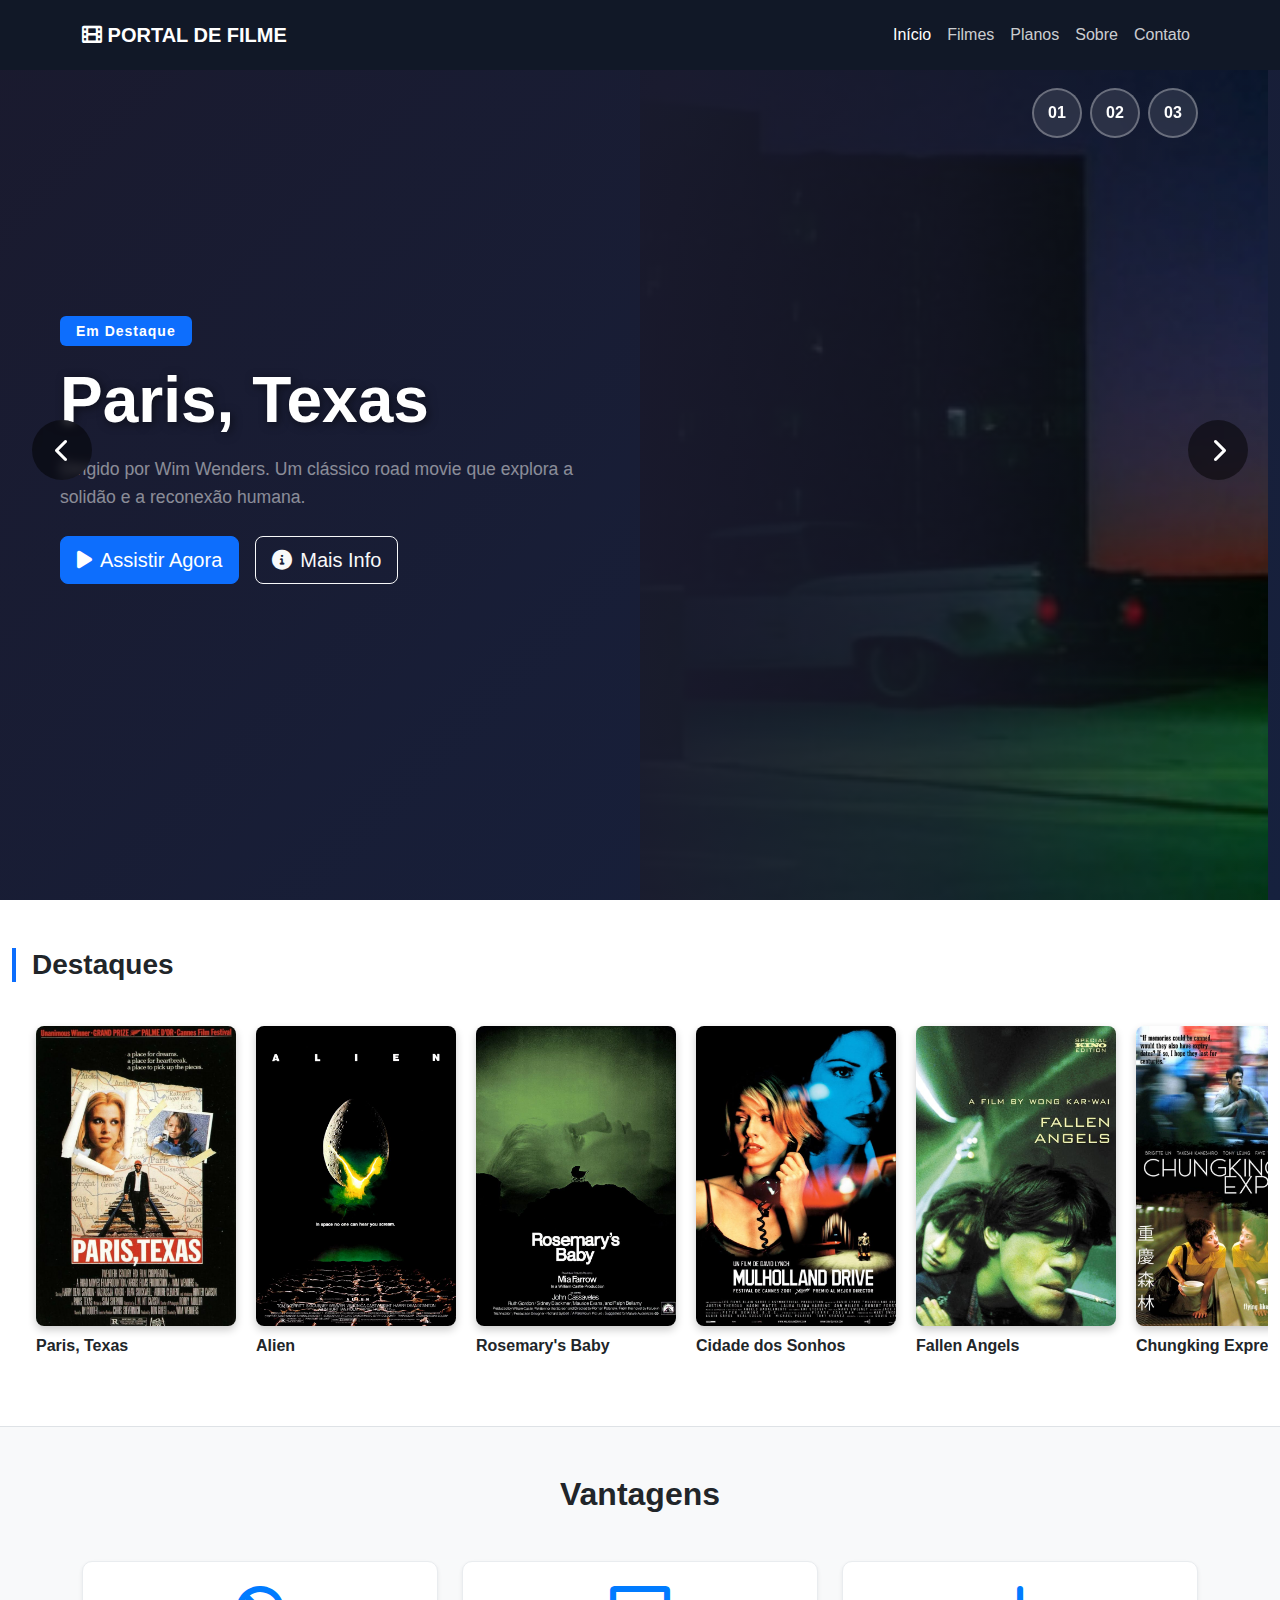
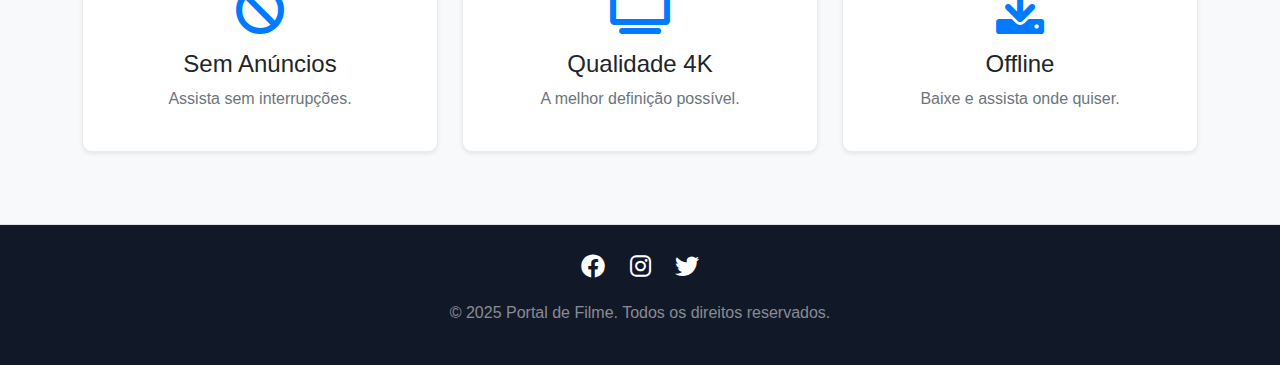
<file: index.html>
<!DOCTYPE html>
<html lang="pt-br">
<head>
    <meta charset="UTF-8">
    <meta name="viewport" content="width=device-width, initial-scale=1.0">
    <title>Portal de Filme</title>
    <link rel="stylesheet" href="vendor/bootstrap/bootstrap.min.css">
    <link rel="stylesheet" href="https://cdnjs.cloudflare.com/ajax/libs/font-awesome/6.0.0/css/all.min.css">
    <link rel="stylesheet" href="css/estilos.css">
</head>
<body>
    <nav class="navbar navbar-expand-lg navbar-dark navbar-custom fixed-top">
        <div class="container">
            <a class="navbar-brand" href="index.html">
                <i class="fas fa-film"></i> Portal de Filme
            </a>
            <button class="navbar-toggler" type="button" data-bs-toggle="collapse" data-bs-target="#navbarNav">
                <span class="navbar-toggler-icon"></span>
            </button>
            <div class="collapse navbar-collapse" id="navbarNav">
                <ul class="navbar-nav ms-auto">
                    <li class="nav-item"><a class="nav-link active" href="index.html">Início</a></li>
                    <li class="nav-item"><a class="nav-link" href="filmes.html">Filmes</a></li>
                    <li class="nav-item"><a class="nav-link" href="planos.html">Planos</a></li>
                    <li class="nav-item"><a class="nav-link" href="sobre.html">Sobre</a></li>
                    <li class="nav-item"><a class="nav-link" href="contato.html">Contato</a></li>
                </ul>
            </div>
        </div>
    </nav>

    <!-- CARROSSEL CUSTOMIZADO - NÃO É O PRESET PADRÃO -->
    <header id="heroCarousel" class="carousel slide carousel-fade" data-bs-ride="carousel" data-bs-interval="5000">
        
        <!-- Controles customizados no topo (substitui indicators padrão) -->
        <div class="carousel-custom-nav">
            <div class="container d-flex justify-content-end gap-2 py-2">
                <button class="carousel-nav-btn" type="button" data-bs-target="#heroCarousel" data-bs-slide-to="0" aria-label="Slide 1">
                    <span class="nav-number">01</span>
                </button>
                <button class="carousel-nav-btn" type="button" data-bs-target="#heroCarousel" data-bs-slide-to="1" aria-label="Slide 2">
                    <span class="nav-number">02</span>
                </button>
                <button class="carousel-nav-btn" type="button" data-bs-target="#heroCarousel" data-bs-slide-to="2" aria-label="Slide 3">
                    <span class="nav-number">03</span>
                </button>
            </div>
        </div>

        <div class="carousel-inner">
            <!-- Slide 1 - Layout Grid Customizado -->
            <div class="carousel-item active">
                <div class="container-fluid hero-custom-layout">
                    <div class="row align-items-center min-vh-100 g-0">
                        <div class="col-lg-6 order-lg-2">
                            <div class="hero-image-wrapper">
                                <img src="img/PARIS_TEXAS.jpg" class="img-fluid hero-img-custom" alt="Paris Texas">
                                <div class="hero-overlay"></div>
                            </div>
                        </div>
                        <div class="col-lg-6 order-lg-1 hero-content-custom">
                            <div class="p-5">
                                <span class="badge bg-primary mb-3">Em Destaque</span>
                                <h1 class="display-3 fw-bold text-white mb-3">Paris, Texas</h1>
                                <p class="lead text-white-50 mb-4">Dirigido por Wim Wenders. Um clássico road movie que explora a solidão e a reconexão humana.</p>
                                <div class="d-flex gap-3">
                                    <a href="filmes.html" class="btn btn-primary btn-lg">
                                        <i class="fas fa-play me-2"></i>Assistir Agora
                                    </a>
                                    <button class="btn btn-outline-light btn-lg">
                                        <i class="fas fa-info-circle me-2"></i>Mais Info
                                    </button>
                                </div>
                            </div>
                        </div>
                    </div>
                </div>
            </div>

            <!-- Slide 2 -->
            <div class="carousel-item">
                <div class="container-fluid hero-custom-layout">
                    <div class="row align-items-center min-vh-100 g-0">
                        <div class="col-lg-6 order-lg-2">
                            <div class="hero-image-wrapper">
                                <img src="img/killbillbanner.jpg" class="img-fluid hero-img-custom" alt="Kill Bill">
                                <div class="hero-overlay"></div>
                            </div>
                        </div>
                        <div class="col-lg-6 order-lg-1 hero-content-custom">
                            <div class="p-5">
                                <span class="badge bg-danger mb-3">Ação</span>
                                <h1 class="display-3 fw-bold text-white mb-3">Kill Bill</h1>
                                <p class="lead text-white-50 mb-4">A vingança serve-se fria. Uma obra-prima de Quentin Tarantino.</p>
                                <div class="d-flex gap-3">
                                    <a href="filmes.html" class="btn btn-primary btn-lg">
                                        <i class="fas fa-play me-2"></i>Assistir Agora
                                    </a>
                                    <button class="btn btn-outline-light btn-lg">
                                        <i class="fas fa-info-circle me-2"></i>Mais Info
                                    </button>
                                </div>
                            </div>
                        </div>
                    </div>
                </div>
            </div>

            <!-- Slide 3 -->
            <div class="carousel-item">
                <div class="container-fluid hero-custom-layout">
                    <div class="row align-items-center min-vh-100 g-0">
                        <div class="col-lg-6 order-lg-2">
                            <div class="hero-image-wrapper">
                                <img src="img/entergalatic.jpg" class="img-fluid hero-img-custom" alt="Entergalactic">
                                <div class="hero-overlay"></div>
                            </div>
                        </div>
                        <div class="col-lg-6 order-lg-1 hero-content-custom">
                            <div class="p-5">
                                <span class="badge bg-info mb-3">Animação</span>
                                <h1 class="display-3 fw-bold text-white mb-3">Entergalactic</h1>
                                <p class="lead text-white-50 mb-4">Uma jornada visual e musical através do amor em Nova York.</p>
                                <div class="d-flex gap-3">
                                    <a href="filmes.html" class="btn btn-primary btn-lg">
                                        <i class="fas fa-play me-2"></i>Assistir Agora
                                    </a>
                                    <button class="btn btn-outline-light btn-lg">
                                        <i class="fas fa-info-circle me-2"></i>Mais Info
                                    </button>
                                </div>
                            </div>
                        </div>
                    </div>
                </div>
            </div>
        </div>

        <!-- Controles laterais customizados -->
        <div class="carousel-controls-custom">
            <button class="carousel-control-custom prev" type="button" data-bs-target="#heroCarousel" data-bs-slide="prev">
                <i class="fas fa-chevron-left"></i>
                <span class="visually-hidden">Anterior</span>
            </button>
            <button class="carousel-control-custom next" type="button" data-bs-target="#heroCarousel" data-bs-slide="next">
                <i class="fas fa-chevron-right"></i>
                <span class="visually-hidden">Próximo</span>
            </button>
        </div>
    </header>

    <section class="container-fluid my-5">
        <h3 class="text-dark fw-bold mb-4 border-start border-4 border-primary ps-3">Destaques</h3>
        
        <div class="scroll-container px-4">
            
            <div class="movie-card">
                <img src="img/- PARIS,TEXAS -.jpg" alt="Paris Texas">
                <div class="mt-2">Paris, Texas</div>
            </div>
            <div class="movie-card">
                <img src="img/alien.jpg" alt="Alien">
                <div class="mt-2">Alien</div>
            </div>
            <div class="movie-card">
                <img src="img/ROSEMARY'S BABY (1968).jpg" alt="Rosemary's Baby">
                <div class="mt-2">Rosemary's Baby</div>
            </div>
            <div class="movie-card">
                <img src="img/Mulholland Drive - TV Movie (1999).jpg" alt="Cidade dos Sonhos">
                <div class="mt-2">Cidade dos Sonhos</div>
            </div>
            <div class="movie-card">
                <img src="img/fallen-angels.jpg" alt="Fallen Angels">
                <div class="mt-2">Fallen Angels</div>
            </div>
            
            <div class="movie-card">
                <img src="img/Chungking Express - Wong Kar Wai.jpg" alt="Chungking Express">
                <div class="mt-2">Chungking Express</div>
            </div>
        </div>
    </section>

    <section class="bg-light py-5 border-top border-bottom">
        <div class="container">
            <h2 class="text-center text-dark mb-5 fw-bold">Vantagens</h2>
            <div class="row text-center">
                <div class="col-md-4 mb-4">
                    <div class="advantage-card bg-white p-4 h-100 shadow-sm">
                        <i class="fas fa-ban fa-3x mb-3 text-primary"></i>
                        <h4 class="text-dark">Sem Anúncios</h4>
                        <p class="text-secondary">Assista sem interrupções.</p>
                    </div>
                </div>
                <div class="col-md-4 mb-4">
                    <div class="advantage-card bg-white p-4 h-100 shadow-sm">
                        <i class="fas fa-tv fa-3x mb-3 text-primary"></i>
                        <h4 class="text-dark">Qualidade 4K</h4>
                        <p class="text-secondary">A melhor definição possível.</p>
                    </div>
                </div>
                <div class="col-md-4 mb-4">
                    <div class="advantage-card bg-white p-4 h-100 shadow-sm">
                        <i class="fas fa-download fa-3x mb-3 text-primary"></i>
                        <h4 class="text-dark">Offline</h4>
                        <p class="text-secondary">Baixe e assista onde quiser.</p>
                    </div>
                </div>
            </div>
        </div>
    </section>

    <footer class="text-center py-4">
        <div class="container">
            <div class="social-icons mb-3">
                <a href="#"><i class="fab fa-facebook"></i></a>
                <a href="#"><i class="fab fa-instagram"></i></a>
                <a href="#"><i class="fab fa-twitter"></i></a>
            </div>
            <p class="text-white-50">© 2025 Portal de Filme. Todos os direitos reservados.</p>
        </div>
    </footer>

    <script src="vendor/bootstrap/bootstrap.bundle.min.js"></script>
</body>
</html>
</file>
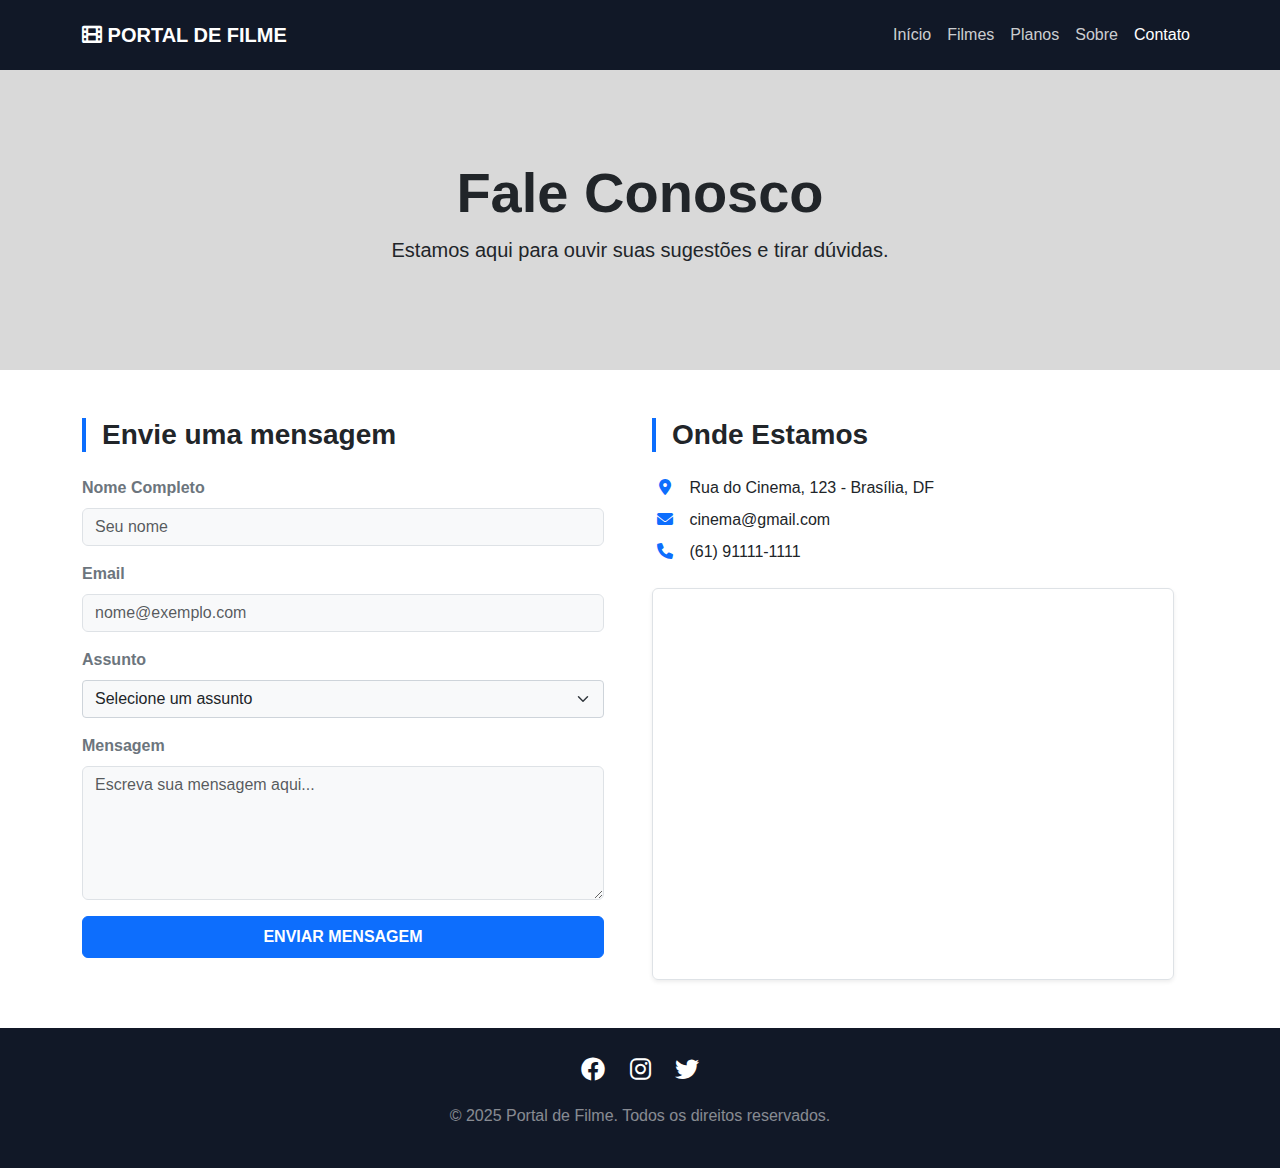
<file: contato.html>
<!DOCTYPE html>
<html lang="pt-br">
<head>
    <meta charset="UTF-8">
    <meta name="viewport" content="width=device-width, initial-scale=1.0">
    <title>Portal de Filme - Contato</title>
    <link href="https://cdn.jsdelivr.net/npm/bootstrap@5.3.0/dist/css/bootstrap.min.css" rel="stylesheet">
    <link rel="stylesheet" href="https://cdnjs.cloudflare.com/ajax/libs/font-awesome/6.0.0/css/all.min.css">
    <link rel="stylesheet" href="css/estilos.css">
</head>
<body>

    <nav class="navbar navbar-expand-lg navbar-dark navbar-custom fixed-top">
        <div class="container">
            <a class="navbar-brand" href="index.html"><i class="fas fa-film"></i> Portal de Filme</a>
            <button class="navbar-toggler" type="button" data-bs-toggle="collapse" data-bs-target="#navbarNav">
                <span class="navbar-toggler-icon"></span>
            </button>
            <div class="collapse navbar-collapse" id="navbarNav">
                <ul class="navbar-nav ms-auto">
                    <li class="nav-item"><a class="nav-link" href="index.html">Início</a></li>
                    <li class="nav-item"><a class="nav-link" href="filmes.html">Filmes</a></li>
                    <li class="nav-item"><a class="nav-link" href="planos.html">Planos</a></li>
                    <li class="nav-item"><a class="nav-link" href="sobre.html">Sobre</a></li>
                    <li class="nav-item"><a class="nav-link active" href="contato.html">Contato</a></li>
                </ul>
            </div>
        </div>
    </nav>

    <header class="page-header">
        <div class="container">
            <h1 class="display-4 fw-bold">Fale Conosco</h1>
            <p class="lead">Estamos aqui para ouvir suas sugestões e tirar dúvidas.</p>
        </div>
    </header>

    <main class="container my-5">
        <div class="row g-5">
            
            <div class="col-md-6">
                <h3 class="text-dark fw-bold mb-4 border-start border-4 border-primary ps-3">Envie uma mensagem</h3>
                <form>
                    <div class="mb-3">
                        <label for="nome" class="form-label text-secondary fw-bold">Nome Completo</label>
                        <input type="text" class="form-control bg-light" id="nome" placeholder="Seu nome">
                    </div>
                    <div class="mb-3">
                        <label for="email" class="form-label text-secondary fw-bold">Email</label>
                        <input type="email" class="form-control bg-light" id="email" placeholder="nome@exemplo.com">
                    </div>
                    <div class="mb-3">
                        <label for="assunto" class="form-label text-secondary fw-bold">Assunto</label>
                        <select class="form-select bg-light" id="assunto">
                            <option selected>Selecione um assunto</option>
                            <option value="1">Sugestão de Filme</option>
                            <option value="2">Suporte Técnico</option>
                            <option value="3">Planos e Cobrança</option>
                        </select>
                    </div>
                    <div class="mb-3">
                        <label for="mensagem" class="form-label text-secondary fw-bold">Mensagem</label>
                        <textarea class="form-control bg-light" id="mensagem" rows="5" placeholder="Escreva sua mensagem aqui..."></textarea>
                    </div>
                    <button type="submit" class="btn btn-primary w-100 py-2 fw-bold">ENVIAR MENSAGEM</button>
                </form>
            </div>

            <div class="col-md-6">
                <h3 class="text-dark fw-bold mb-4 border-start border-4 border-primary ps-3">Onde Estamos</h3>
                
                <div class="contact-info mb-4">
                    <p class="mb-2"><i class="fas fa-map-marker-alt text-primary me-2"></i> Rua do Cinema, 123 - Brasília, DF</p>
                    <p class="mb-2"><i class="fas fa-envelope text-primary me-2"></i> cinema@gmail.com</p>
                    <p class="mb-2"><i class="fas fa-phone text-primary me-2"></i> (61) 91111-1111</p>
                </div>

                <div class="ratio ratio-4x3 border rounded shadow-sm">
                    <iframe src="https://www.google.com/maps/embed?pb=!1m18!1m12!1m3!1d3833.896739972309!2d-47.93674668514168!3d-16.07086898887968!2m3!1f0!2f0!3f0!3m2!1i1024!2i768!4f13.1!3m3!1m2!1s0x935987a0c0e5a6b5%3A0x6a0c0e5a6b5a6b5!2sCidade%20Ocidental%20-%20GO!5e0!3m2!1spt-BR!2sbr!4v1620000000000!5m2!1spt-BR!2sbr" style="border:0;" allowfullscreen="" loading="lazy"></iframe>
                </div>
            </div>

        </div>
    </main>

    <footer class="text-center py-4">
        <div class="container">
            <div class="social-icons mb-3">
                <a href="#"><i class="fab fa-facebook"></i></a>
                <a href="#"><i class="fab fa-instagram"></i></a>
                <a href="#"><i class="fab fa-twitter"></i></a>
            </div>
            <p class="text-white-50">© 2025 Portal de Filme. Todos os direitos reservados.</p>
        </div>
    </footer>

    <script src="https://cdn.jsdelivr.net/npm/bootstrap@5.3.0/dist/js/bootstrap.bundle.min.js"></script>
</body>
</html>
</file>
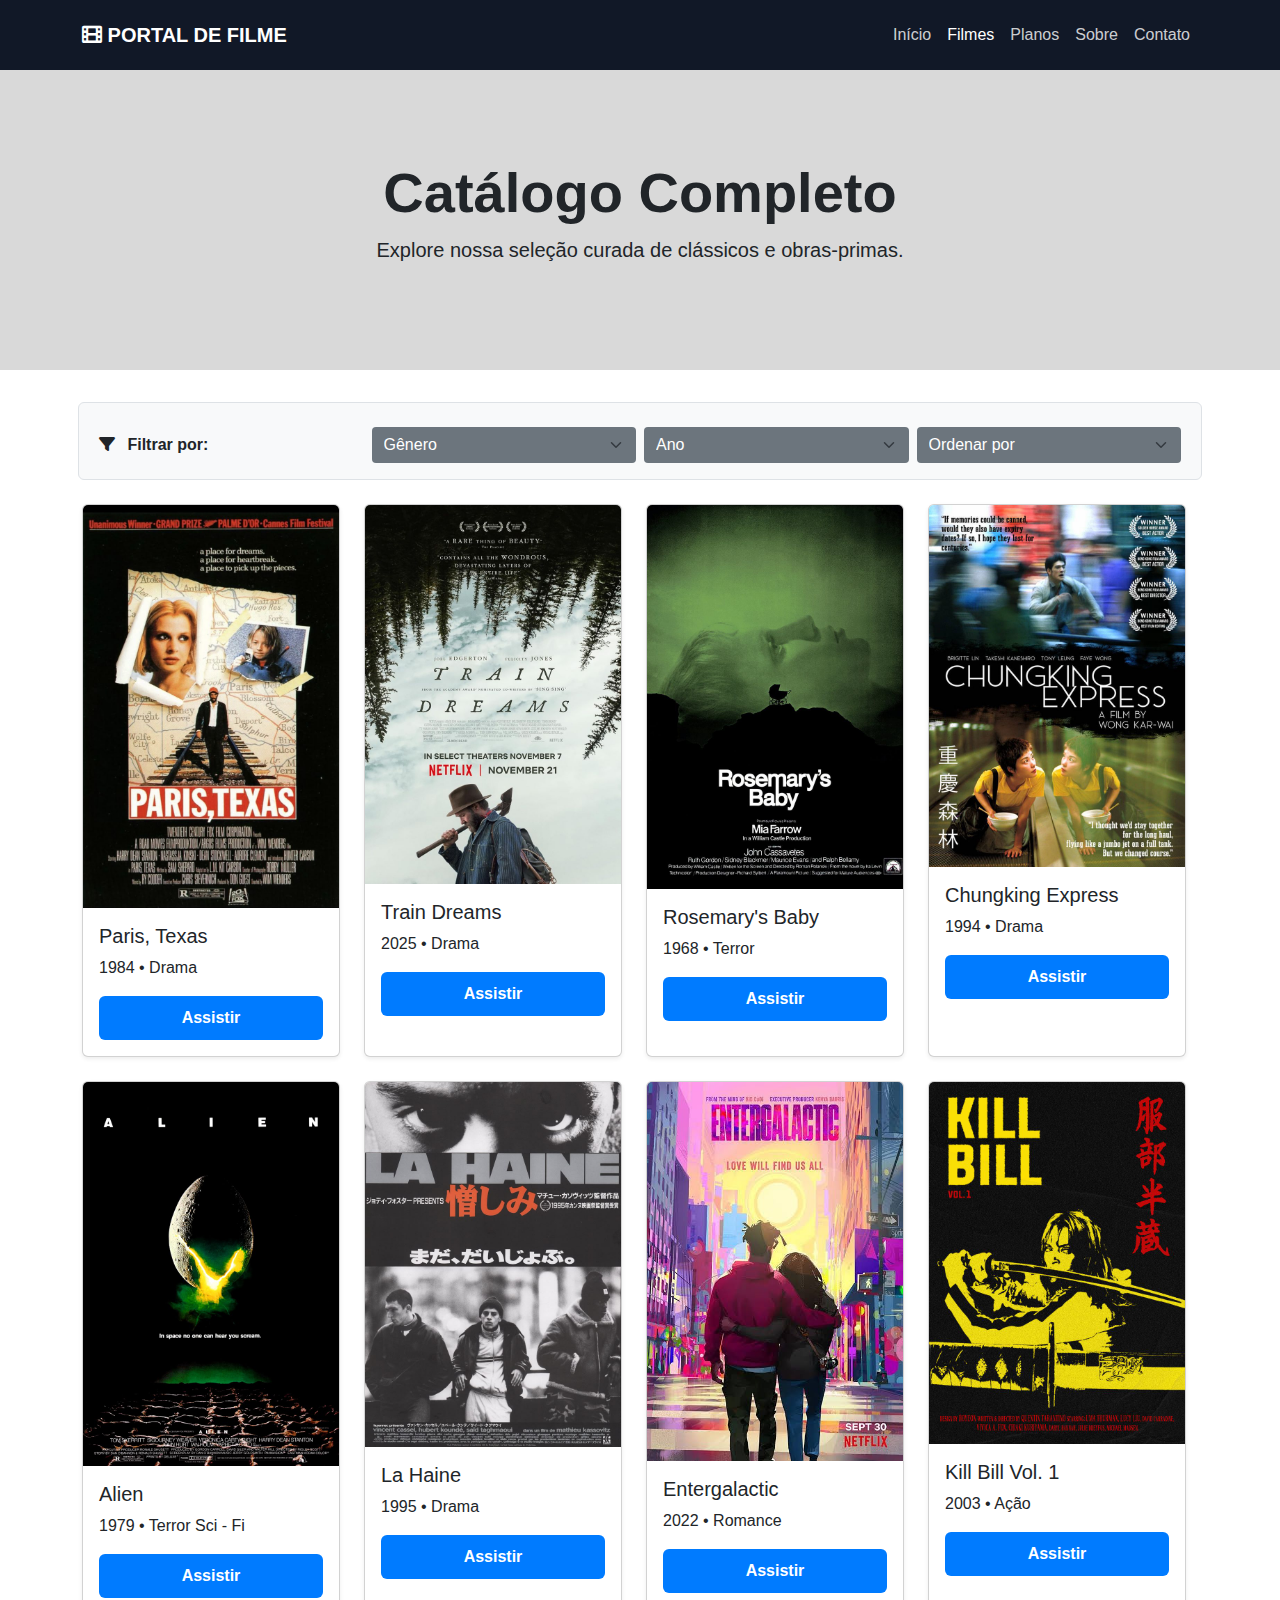
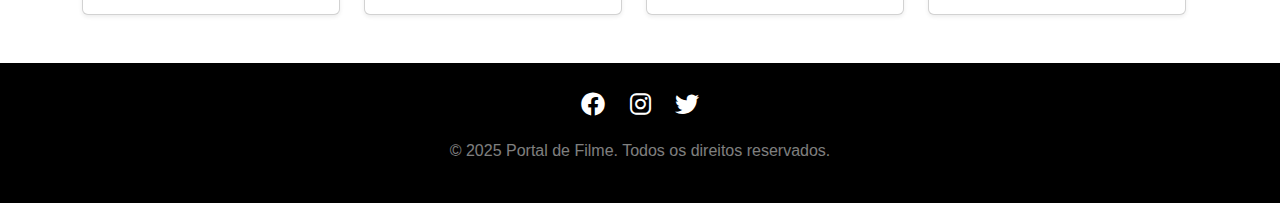
<file: filmes.html>
<!DOCTYPE html>
<html lang="pt-br">
<head>
    <meta charset="UTF-8">
    <meta name="viewport" content="width=device-width, initial-scale=1.0">
    <title>Portal de Filmes - Catálogo</title>
    <link href="https://cdn.jsdelivr.net/npm/bootstrap@5.3.0/dist/css/bootstrap.min.css" rel="stylesheet">
    <link rel="stylesheet" href="https://cdnjs.cloudflare.com/ajax/libs/font-awesome/6.0.0/css/all.min.css">
    <link rel="stylesheet" href="css/estilos.css">
</head>
<body>

    <nav class="navbar navbar-expand-lg navbar-dark navbar-custom fixed-top">
        <div class="container">
            <a class="navbar-brand" href="index.html"><i class="fas fa-film"></i> Portal de Filme</a>
            <button class="navbar-toggler" type="button" data-bs-toggle="collapse" data-bs-target="#navbarNav">
                <span class="navbar-toggler-icon"></span>
            </button>
            <div class="collapse navbar-collapse" id="navbarNav">
                <ul class="navbar-nav ms-auto">
                    <li class="nav-item"><a class="nav-link" href="index.html">Início</a></li>
                    <li class="nav-item"><a class="nav-link active" href="filmes.html">Filmes</a></li>
                    <li class="nav-item"><a class="nav-link" href="planos.html">Planos</a></li>
                    <li class="nav-item"><a class="nav-link" href="sobre.html">Sobre</a></li>
                    <li class="nav-item"><a class="nav-link" href="contato.html">Contato</a></li>
                </ul>
            </div>
        </div>
    </nav>

    <header class="page-header">
        <div class="container">
            <h1 class="display-4 fw-bold">Catálogo Completo</h1>
            <p class="lead">Explore nossa seleção curada de clássicos e obras-primas.</p>
        </div>
    </header>

    <section class="container my-4">
        <div class="row g-2 align-items-center bg-light p-3 rounded border">
            <div class="col-md-3 text-dark fw-bold">
                <i class="fas fa-filter me-2"></i> Filtrar por:
            </div>
            <div class="col-md-3">
                <select class="form-select bg-secondary text-white border-0">
                    <option selected>Gênero</option>
                    <option value="1">Drama</option>
                    <option value="2">Sci-Fi</option>
                    <option value="3">Comédia</option>
                </select>
            </div>
            <div class="col-md-3">
                <select class="form-select bg-secondary text-white border-0">
                    <option selected>Ano</option>
                    <option value="1">Anos 80</option>
                    <option value="2">Anos 90</option>
                    <option value="3">Anos 2000</option>
                </select>
            </div>
            <div class="col-md-3">
                <select class="form-select bg-secondary text-white border-0">
                    <option selected>Ordenar por</option>
                    <option value="1">Mais Recentes</option>
                    <option value="2">Mais Avaliados</option>
                    <option value="3">A-Z</option>
                </select>
            </div>
        </div>
    </section>

    <main class="container mb-5">
        <div class="row row-cols-1 row-cols-sm-2 row-cols-md-4 g-4">
            
            <div class="col">
                <div class="card h-100 shadow-sm">
                    <img src="img/- PARIS,TEXAS -.jpg" class="card-img-top" alt="Paris Texas">
                    <div class="card-body">
                        <h5 class="card-title">Paris, Texas</h5>
                        <p class="card-text">1984 • Drama</p>
                        <a href="#" class="btn btn-danger">Assistir</a>
                    </div>
                </div>
            </div>

            <div class="col">
                <div class="card h-100 shadow-sm">
                    <img src="img/Train Dreams (2025) ⭐ 7_6 | Drama.jpg" class="card-img-top" alt="Train Dreams">
                    <div class="card-body">
                        <h5 class="card-title">Train Dreams</h5>
                        <p class="card-text">2025 • Drama</p>
                        <a href="#" class="btn btn-danger">Assistir</a>
                    </div>
                </div>
            </div>

            <div class="col">
                <div class="card h-100 shadow-sm">
                    <img src="img/ROSEMARY'S BABY (1968).jpg" class="card-img-top" alt="rosemary's baby">
                    <div class="card-body">
                        <h5 class="card-title">Rosemary's Baby</h5>
                        <p class="card-text">1968 • Terror</p>
                        <a href="#" class="btn btn-danger">Assistir</a>
                    </div>
                </div>
            </div>

            <div class="col">
                <div class="card h-100 shadow-sm">
                    <img src="img/Chungking Express - Wong Kar Wai.jpg" class="card-img-top" alt="Chungking Express">
                    <div class="card-body">
                        <h5 class="card-title">Chungking Express</h5>
                        <p class="card-text">1994 • Drama</p>
                        <a href="#" class="btn btn-danger">Assistir</a>
                    </div>
                </div>
            </div>

            <div class="col">
                <div class="card h-100 shadow-sm">
                    <img src="img/alien.jpg" class="card-img-top" alt="Alien">
                    <div class="card-body">
                        <h5 class="card-title">Alien</h5>
                        <p class="card-text">1979 • Terror Sci - Fi</p>
                        <a href="#" class="btn btn-danger">Assistir</a>
                    </div>
                </div>
            </div>

            <div class="col">
                <div class="card h-100 shadow-sm">
                    <img src="img/La Haine 1995 Japanischer B5 Chirashi Flyer.jpg" class="card-img-top" alt="La Haine">
                    <div class="card-body">
                        <h5 class="card-title">La Haine</h5>
                        <p class="card-text">1995 • Drama</p>
                        <a href="#" class="btn btn-danger">Assistir</a>
                    </div>
                </div>
            </div>

            <div class="col">
                <div class="card h-100 shadow-sm">
                    <img src="img/entergalactic-poster.jpg" class="card-img-top" alt="Entergalactic">
                    <div class="card-body">
                        <h5 class="card-title">Entergalactic</h5>
                        <p class="card-text">2022 • Romance</p>
                        <a href="#" class="btn btn-danger">Assistir</a>
                    </div>
                </div>
            </div>

            <div class="col">
                <div class="card h-100 shadow-sm">
                    <img src="img/kill bill vol 1| ig @miltn_png.jpg" class="card-img-top" alt="Kill Bill">
                    <div class="card-body">
                        <h5 class="card-title">Kill Bill Vol. 1</h5>
                        <p class="card-text">2003 • Ação</p>
                        <a href="#" class="btn btn-danger">Assistir</a>
                    </div>
                </div>
            </div>

        </div>
    </main>

    <footer class="text-center bg-black py-4">
        <div class="container">
            <div class="social-icons mb-3">
                <a href="#"><i class="fab fa-facebook"></i></a>
                <a href="#"><i class="fab fa-instagram"></i></a>
                <a href="#"><i class="fab fa-twitter"></i></a>
            </div>
            <p class="text-white-50">© 2025 Portal de Filme. Todos os direitos reservados.</p>
        </div>
    </footer>

    <script src="https://cdn.jsdelivr.net/npm/bootstrap@5.3.0/dist/js/bootstrap.bundle.min.js"></script>
</body>
</html>
</file>
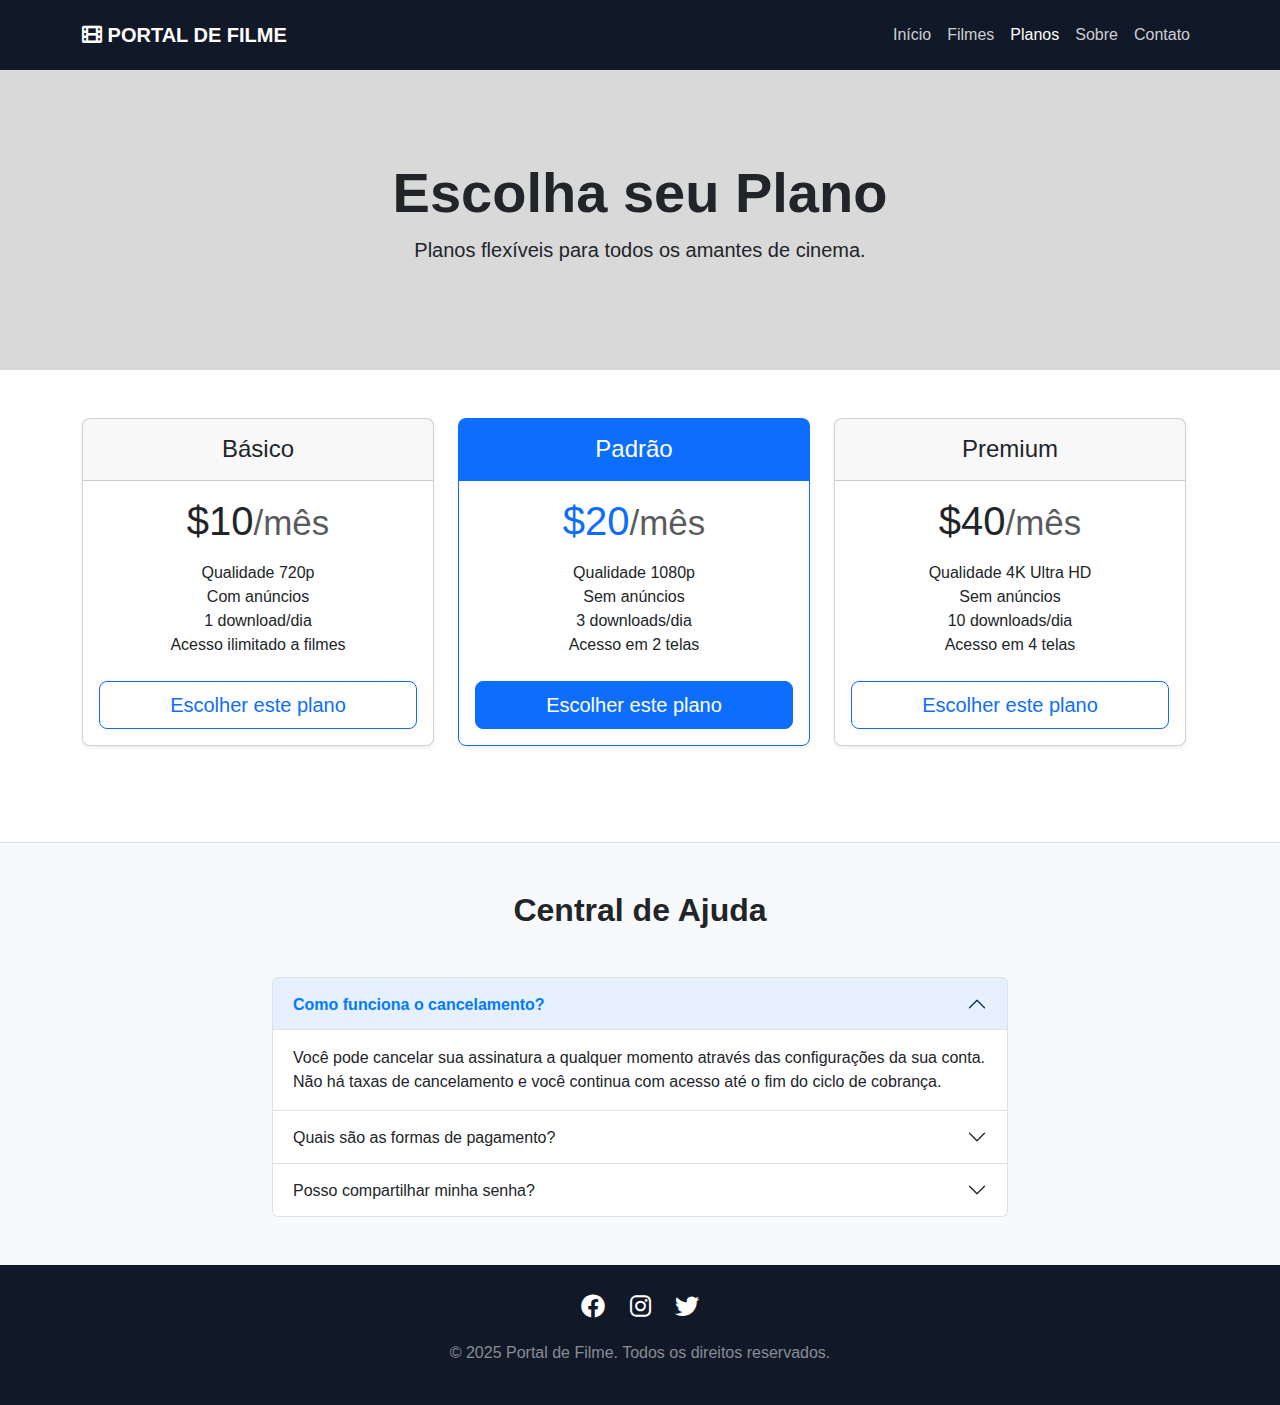
<file: planos.html>
<!DOCTYPE html>
<html lang="pt-br">
<head>
    <meta charset="UTF-8">
    <meta name="viewport" content="width=device-width, initial-scale=1.0">
    <title>Portal de Filme - Planos</title>
    <link rel="stylesheet" href="vendor/bootstrap/bootstrap.min.css">
    <link rel="stylesheet" href="https://cdnjs.cloudflare.com/ajax/libs/font-awesome/6.0.0/css/all.min.css">
    <link rel="stylesheet" href="css/estilos.css">
</head>
<body>

    <nav class="navbar navbar-expand-lg navbar-dark navbar-custom fixed-top">
        <div class="container">
            <a class="navbar-brand" href="index.html"><i class="fas fa-film"></i> Portal de Filme</a>
            <button class="navbar-toggler" type="button" data-bs-toggle="collapse" data-bs-target="#navbarNav">
                <span class="navbar-toggler-icon"></span>
            </button>
            <div class="collapse navbar-collapse" id="navbarNav">
                <ul class="navbar-nav ms-auto">
                    <li class="nav-item"><a class="nav-link" href="index.html">Início</a></li>
                    <li class="nav-item"><a class="nav-link" href="filmes.html">Filmes</a></li>
                    <li class="nav-item"><a class="nav-link active" href="planos.html">Planos</a></li>
                    <li class="nav-item"><a class="nav-link" href="sobre.html">Sobre</a></li>
                    <li class="nav-item"><a class="nav-link" href="contato.html">Contato</a></li>
                </ul>
            </div>
        </div>
    </nav>

    <header class="page-header">
        <div class="container">
            <h1 class="display-4 fw-bold">Escolha seu Plano</h1>
            <p class="lead">Planos flexíveis para todos os amantes de cinema.</p>
        </div>
    </header>

    <main class="container my-5">
        <div class="row text-center align-items-end">
            
            <div class="col-lg-4 mb-4">
                <div class="card mb-4 rounded-3 shadow-sm">
                    <div class="card-header py-3">
                        <h4 class="my-0 fw-normal">Básico</h4>
                    </div>
                    <div class="card-body">
                        <h1 class="card-title pricing-card-title">$10<small class="text-muted fw-light">/mês</small></h1>
                        <ul class="list-unstyled mt-3 mb-4">
                            <li>Qualidade 720p</li>
                            <li>Com anúncios</li>
                            <li>1 download/dia</li>
                            <li>Acesso ilimitado a filmes</li>
                        </ul>
                        <button type="button" class="w-100 btn btn-lg btn-outline-primary">Escolher este plano</button>
                    </div>
                </div>
            </div>

            <div class="col-lg-4 mb-4">
                <div class="card mb-4 rounded-3 shadow-sm border-primary">
                    <div class="card-header py-3 text-white bg-primary border-primary">
                        <h4 class="my-0 fw-normal">Padrão</h4>
                    </div>
                    <div class="card-body">
                        <h1 class="card-title pricing-card-title text-primary">$20<small class="text-muted fw-light">/mês</small></h1>
                        <ul class="list-unstyled mt-3 mb-4">
                            <li>Qualidade 1080p</li>
                            <li>Sem anúncios</li>
                            <li>3 downloads/dia</li>
                            <li>Acesso em 2 telas</li>
                        </ul>
                        <button type="button" class="w-100 btn btn-lg btn-primary">Escolher este plano</button>
                    </div>
                </div>
            </div>

            <div class="col-lg-4 mb-4">
                <div class="card mb-4 rounded-3 shadow-sm">
                    <div class="card-header py-3">
                        <h4 class="my-0 fw-normal">Premium</h4>
                    </div>
                    <div class="card-body">
                        <h1 class="card-title pricing-card-title">$40<small class="text-muted fw-light">/mês</small></h1>
                        <ul class="list-unstyled mt-3 mb-4">
                            <li>Qualidade 4K Ultra HD</li>
                            <li>Sem anúncios</li>
                            <li>10 downloads/dia</li>
                            <li>Acesso em 4 telas</li>
                        </ul>
                        <button type="button" class="w-100 btn btn-lg btn-outline-primary">Escolher este plano</button>
                    </div>
                </div>
            </div>
        </div>
    </main>

    <section class="bg-light py-5 border-top">
        <div class="container">
            <h2 class="text-center mb-5 text-dark fw-bold">Central de Ajuda</h2>
            <div class="row justify-content-center">
                <div class="col-md-8">
                    
                    <div class="accordion" id="accordionFAQ">
                        
                        <div class="accordion-item">
                            <h2 class="accordion-header" id="headingOne">
                                <button class="accordion-button" type="button" data-bs-toggle="collapse" data-bs-target="#collapseOne" aria-expanded="true" aria-controls="collapseOne">
                                    Como funciona o cancelamento?
                                </button>
                            </h2>
                            <div id="collapseOne" class="accordion-collapse collapse show" aria-labelledby="headingOne" data-bs-parent="#accordionFAQ">
                                <div class="accordion-body">
                                    Você pode cancelar sua assinatura a qualquer momento através das configurações da sua conta. Não há taxas de cancelamento e você continua com acesso até o fim do ciclo de cobrança.
                                </div>
                            </div>
                        </div>

                        <div class="accordion-item">
                            <h2 class="accordion-header" id="headingTwo">
                                <button class="accordion-button collapsed" type="button" data-bs-toggle="collapse" data-bs-target="#collapseTwo" aria-expanded="false" aria-controls="collapseTwo">
                                    Quais são as formas de pagamento?
                                </button>
                            </h2>
                            <div id="collapseTwo" class="accordion-collapse collapse" aria-labelledby="headingTwo" data-bs-parent="#accordionFAQ">
                                <div class="accordion-body">
                                    Aceitamos cartões de crédito (Visa, Mastercard, Elo), débito automático e PIX. O pagamento é processado mensalmente na data da sua inscrição.
                                </div>
                            </div>
                        </div>

                        <div class="accordion-item">
                            <h2 class="accordion-header" id="headingThree">
                                <button class="accordion-button collapsed" type="button" data-bs-toggle="collapse" data-bs-target="#collapseThree" aria-expanded="false" aria-controls="collapseThree">
                                    Posso compartilhar minha senha?
                                </button>
                            </h2>
                            <div id="collapseThree" class="accordion-collapse collapse" aria-labelledby="headingThree" data-bs-parent="#accordionFAQ">
                                <div class="accordion-body">
                                    O plano Padrão permite até 2 telas simultâneas e o Premium até 4 telas. O compartilhamento deve ser feito apenas com pessoas que moram na mesma residência.
                                </div>
                            </div>
                        </div>

                    </div> </div>
            </div>
        </div>
    </section>

    <footer class="text-center py-4">
        <div class="container">
            <div class="social-icons mb-3">
                <a href="#"><i class="fab fa-facebook"></i></a>
                <a href="#"><i class="fab fa-instagram"></i></a>
                <a href="#"><i class="fab fa-twitter"></i></a>
            </div>
            <p class="text-white-50">© 2025 Portal de Filme. Todos os direitos reservados.</p>
        </div>
    </footer>

   <script src="vendor/bootstrap/bootstrap.bundle.min.js"></script>
</body>
</html>
</file>
<file: css/estilos.css>
:root {
    --bg-body: #ffffff; 
    --bg-light: #d9d9d9; 
    --bg-dark: #111827; 
    --primary-color: #007bff; 
    --accent-color: #f1c40f; 
    --text-main: #212529; 
    --text-muted: #6c757d; 
}

body {
    background-color: var(--bg-body);
    color: var(--text-main);
    font-family: 'Helvetica Neue', Helvetica, Arial, sans-serif;
    overflow-x: hidden;
}

.navbar-custom {
    background-color: var(--bg-dark) !important;
    padding: 15px 0;
}

.navbar-brand {
    font-weight: 700;
    text-transform: uppercase;
    color: white !important;
}

.navbar-dark .navbar-nav .nav-link {
    color: rgba(255,255,255,0.8);
}

.navbar-dark .navbar-nav .nav-link:hover,
.navbar-dark .navbar-nav .nav-link.active {
    color: #ffffff;
}

.carousel-fade .carousel-item {
    opacity: 0;
    transition: opacity 0.8s ease-in-out;
}

.carousel-fade .carousel-item.active {
    opacity: 1;
}

.hero-custom-layout {
    background: linear-gradient(135deg, #1a1a2e 0%, #16213e 100%);
    position: relative;
    overflow: hidden;
}

.hero-image-wrapper {
    position: relative;
    height: 100vh;
    overflow: hidden;
}

.hero-img-custom {
    width: 100%;
    height: 100%;
    object-fit: cover;
    object-position: center;
    filter: brightness(0.7);
    transition: transform 0.8s ease;
}

.hero-overlay {
    position: absolute;
    top: 0;
    left: 0;
    width: 100%;
    height: 100%;
    background: linear-gradient(to right, rgba(26, 26, 46, 0.95) 0%, rgba(26, 26, 46, 0.7) 50%, transparent 100%);
    z-index: 1;
}

.hero-content-custom {
    position: relative;
    z-index: 2;
    color: white;
}

.hero-content-custom .badge {
    font-size: 0.875rem;
    padding: 0.5rem 1rem;
    font-weight: 600;
    letter-spacing: 1px;
}

.hero-content-custom h1 {
    text-shadow: 2px 2px 10px rgba(0,0,0,0.5);
}

.hero-content-custom .lead {
    font-size: 1.1rem;
    line-height: 1.6;
}

.carousel-custom-nav {
    position: absolute;
    top: 80px;
    right: 0;
    z-index: 10;
    width: 100%;
}

.carousel-nav-btn {
    background: rgba(255, 255, 255, 0.1);
    border: 2px solid rgba(255, 255, 255, 0.3);
    color: white;
    width: 50px;
    height: 50px;
    border-radius: 50%;
    display: inline-flex;
    align-items: center;
    justify-content: center;
    cursor: pointer;
    transition: all 0.3s ease;
    backdrop-filter: blur(10px);
}

.carousel-nav-btn:hover {
    background: rgba(0, 123, 255, 0.8);
    border-color: rgba(0, 123, 255, 1);
    transform: scale(1.1);
}

.carousel-nav-btn.active {
    background: var(--primary-color);
    border-color: var(--primary-color);
}

#heroCarousel {
    background-color: var(--bg-dark);
}

.carousel-inner {
    background-color: var(--bg-dark);
}

.nav-number {
    font-weight: 700;
    font-size: 1rem;
}

.carousel-controls-custom {
    position: absolute;
    top: 50%;
    left: 0;
    right: 0;
    z-index: 10;
    display: flex;
    justify-content: space-between;
    padding: 0 2rem;
    transform: translateY(-50%);
    pointer-events: none;
}

.carousel-control-custom {
    background: rgba(0, 0, 0, 0.5);
    border: none;
    color: white;
    width: 60px;
    height: 60px;
    border-radius: 50%;
    display: flex;
    align-items: center;
    justify-content: center;
    cursor: pointer;
    transition: all 0.3s ease;
    pointer-events: all;
    backdrop-filter: blur(5px);
}

.carousel-control-custom:hover {
    background: var(--primary-color);
    transform: scale(1.15);
}

.carousel-control-custom i {
    font-size: 1.5rem;
}

@media (max-width: 991px) {
    .hero-image-wrapper {
        height: 50vh;
    }
    
    .hero-content-custom .display-3 {
        font-size: 2.5rem;
    }
    
    .hero-content-custom .p-5 {
        padding: 2rem !important;
    }
    
    .carousel-custom-nav {
        display: none;
    }
    
    .carousel-control-custom {
        width: 45px;
        height: 45px;
    }
}

@media (max-width: 767px) {
    .hero-content-custom .display-3 {
        font-size: 2rem;
    }
    
    .hero-content-custom .btn-lg {
        font-size: 0.9rem;
        padding: 0.5rem 1rem;
    }
}

.img-hero {
    width: 100%;
    height: 65vh; 
    max-height: 600px; 
    min-height: 300px; 
    object-fit: cover; 
    object-position: center 20%; 
    filter: brightness(0.7);
}

.carousel-caption {
    bottom: 20%;
    z-index: 10;
}

.carousel-caption h1 {
    font-size: 3rem;
    font-weight: 800;
    text-shadow: 2px 2px 5px rgba(0,0,0,0.7);
}

.scroll-container {
    display: flex; 
    overflow-x: auto; 
    gap: 20px; 
    padding: 20px 0;
    scroll-behavior: smooth;
}

.scroll-container::-webkit-scrollbar {
    height: 8px;
}

.scroll-container::-webkit-scrollbar-track {
    background: #f1f1f1;
}

.scroll-container::-webkit-scrollbar-thumb {
    background: var(--bg-dark); 
    border-radius: 4px;
}

.movie-card {
    min-width: 200px; 
    max-width: 200px; 
    cursor: pointer;
    transition: transform 0.3s ease;
}

.movie-card img {
    width: 100%; 
    height: 300px; 
    object-fit: cover; 
    border-radius: 8px;
    box-shadow: 0 4px 8px rgba(0,0,0,0.2);
}

.movie-card:hover {
    transform: scale(1.05); 
}

.movie-card .mt-2 {
    font-weight: 600;
    white-space: nowrap;
    overflow: hidden;
    text-overflow: ellipsis;
}

.advantage-card {
    border: 1px solid #e9ecef;
    border-radius: 10px;
    transition: transform 0.3s;
}

.advantage-card:hover {
    transform: translateY(-5px); 
    box-shadow: 0 10px 20px rgba(0,0,0,0.1) !important;
}

.advantage-card i {
    color: var(--primary-color) !important; 
}

footer {
    background-color: var(--bg-dark);
    color: white;
    margin-top: auto; 
}

.social-icons a {
    color: white;
    margin: 0 10px;
    font-size: 1.5rem;
    transition: 0.3s;
}

.social-icons a:hover {
    color: var(--accent-color);
}

.page-header {
    background: var(--bg-light);
    background-size: cover;
    background-position: center;
    height: 300px;
    display: flex;
    align-items: center;
    justify-content: center;
    text-align: center;
    color: var(--text-main);
    margin-top: 70px; 
    margin-bottom: 40px;
}

main .row {
    margin-right: 0; 
}

.catalog-card {
    border: none;
    background: transparent;
    transition: transform 0.3s;
    height: 100%;
}

.catalog-card:hover {
    transform: translateY(-5px);
}

.catalog-card img {
    width: 100%;
    aspect-ratio: 2 / 3;
    object-fit: cover;
    border-radius: 8px;
    box-shadow: 0 4px 10px rgba(0,0,0,0.1);
}

.catalog-card .card-body {
    padding: 15px 5px; 
    display: flex;
    flex-direction: column;
    justify-content: space-between;
}

.catalog-card .card-title {
    font-size: 1.1rem;
    white-space: nowrap;
    overflow: hidden;
    text-overflow: ellipsis;
}

main .btn-danger {
    width: 100%;
    background-color: var(--primary-color); 
    border: none;
    font-weight: 600;
    padding: 10px;
}

main .btn-danger:hover {
    background-color: #0056b3;
}
 
.filters-section {
    background-color: var(--bg-light);
    border: 1px solid #dee2e6;
    border-radius: 8px;
    padding: 20px;
    margin-bottom: 40px;
}

.form-select {
    border-radius: 4px;
    border: 1px solid #ced4da;
    color: var(--text-main);
}

.form-select:focus {
    border-color: var(--primary-color);
    box-shadow: 0 0 0 0.25rem rgba(13, 110, 253, 0.25);
}

.suggestion-box {
    background-color: var(--bg-dark); 
    color: var(--text-main);
    padding: 60px 0;
    margin-top: 60px;
    border-radius: 0; 
}

.accordion-button:not(.collapsed) {
    color: var(--primary-color);
    background-color: rgba(13, 110, 253, 0.1); 
    font-weight: bold;
}

.accordion-button:focus {
    box-shadow: 0 0 0 0.25rem rgba(13, 110, 253, 0.25); 
    border-color: rgba(13, 110, 253, 0.5);
}

.card-header h4 {
    margin: 0;
    font-weight: 600;
}

.form-control:focus, 
.form-select:focus {
    border-color: var(--primary-color);
    box-shadow: 0 0 0 0.25rem rgba(13, 110, 253, 0.15);
    background-color: white; 
}

.contact-info i {
    width: 25px;
    text-align: center;
}

.pricing-card {
    transition: all 0.3s ease-in-out;
    border-radius: 15px; 
    background: #fff;
}

.pricing-card:hover {
    transform: translateY(-10px);
    box-shadow: 0 1rem 3rem rgba(0,0,0,0.1) !important;
}

.transform-scale {
    transform: scale(1.05); 
    z-index: 10;
    border-top: 5px solid var(--primary-color) !important; 
}

.ls-1 {
    letter-spacing: 2px;
}

@media (max-width: 991px) {
    .transform-scale {
        transform: scale(1);
        margin-top: 20px;
        margin-bottom: 20px;
    }
}
</file>
